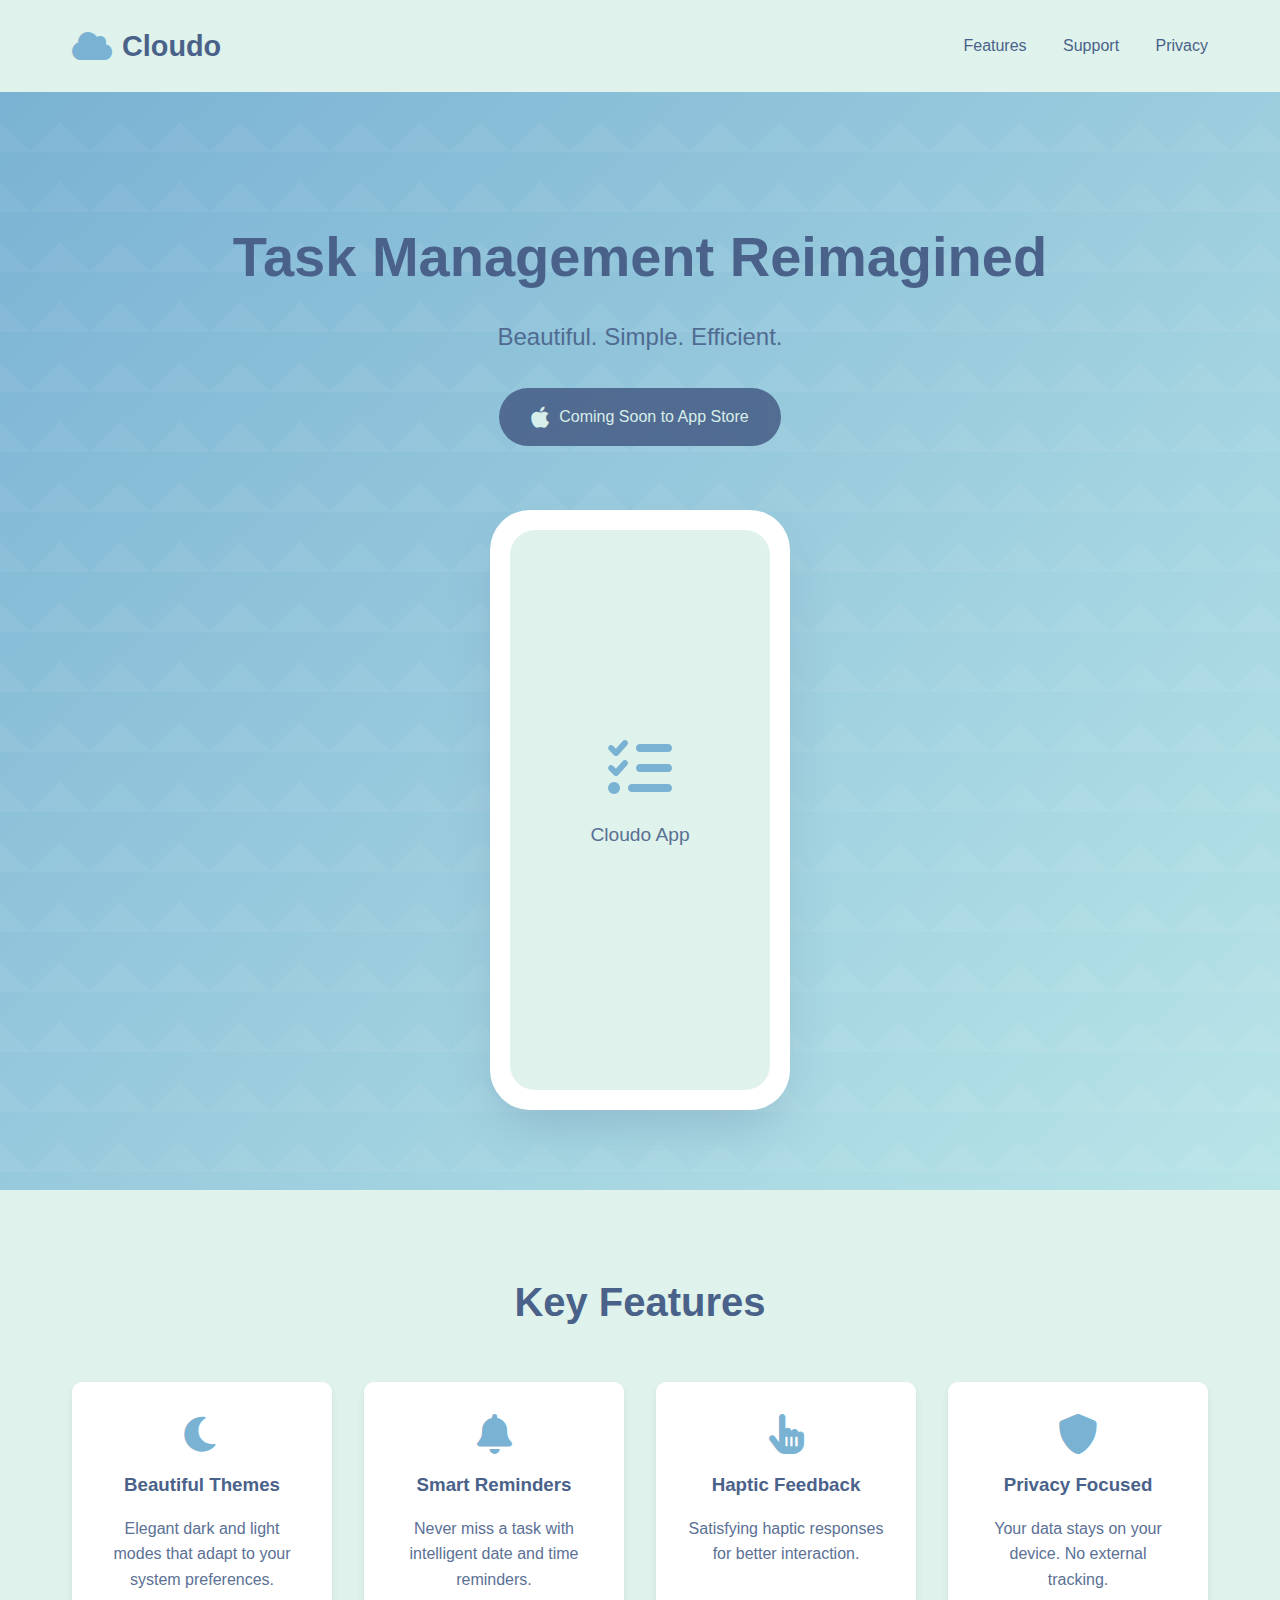
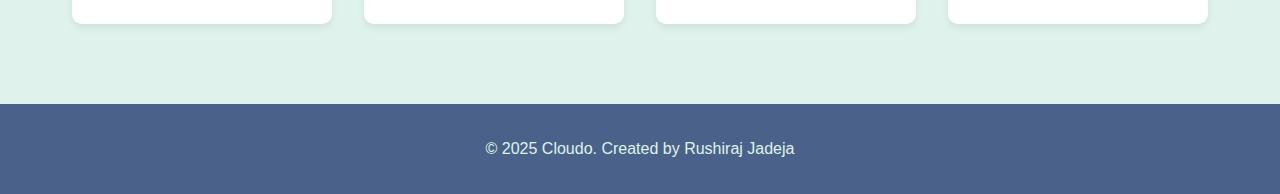
<file: index.html>
<!DOCTYPE html>
<html lang="en">
<head>
    <meta charset="UTF-8">
    <meta name="viewport" content="width=device-width, initial-scale=1.0">
    <title>Cloudo - Elegant Task Manager</title>
    <link rel="stylesheet" href="style.css">
    <link rel="stylesheet" href="https://cdnjs.cloudflare.com/ajax/libs/font-awesome/6.0.0/css/all.min.css">
</head>
<body>
    <nav>
        <div class="container">
            <div class="logo">
                <i class="fas fa-cloud"></i>
                <h1>Cloudo</h1>
            </div>
            <div class="nav-links">
                <a href="#features">Features</a>
                <a href="support.html">Support</a>
                <a href="privacy.html">Privacy</a>
            </div>
        </div>
    </nav>

    <header class="hero">
        <div class="container">
            <div class="hero-content">
                <h1>Task Management Reimagined</h1>
                <p>Beautiful. Simple. Efficient.</p>
                <div class="cta-buttons">
                    <a href="#" class="coming-soon cta-button">
                        <i class="fab fa-apple"></i>
                        Coming Soon to App Store
                    </a>
                </div>
            </div>
            <div class="hero-mockup">
                <div class="phone-frame">
                    <div class="phone-content">
                        <i class="fas fa-tasks"></i>
                        <p>Cloudo App</p>
                    </div>
                </div>
            </div>
        </div>
    </header>

    <section id="features" class="features">
        <div class="container">
            <h2>Key Features</h2>
            <div class="feature-grid">
                <div class="feature-card">
                    <i class="fas fa-moon"></i>
                    <h3>Beautiful Themes</h3>
                    <p>Elegant dark and light modes that adapt to your system preferences.</p>
                </div>
                <div class="feature-card">
                    <i class="fas fa-bell"></i>
                    <h3>Smart Reminders</h3>
                    <p>Never miss a task with intelligent date and time reminders.</p>
                </div>
                <div class="feature-card">
                    <i class="fas fa-hand-pointer"></i>
                    <h3>Haptic Feedback</h3>
                    <p>Satisfying haptic responses for better interaction.</p>
                </div>
                <div class="feature-card">
                    <i class="fas fa-shield-alt"></i>
                    <h3>Privacy Focused</h3>
                    <p>Your data stays on your device. No external tracking.</p>
                </div>
            </div>
        </div>
    </section>

    <footer>
        <div class="container">
            <p>&copy; 2025 Cloudo. Created by Rushiraj Jadeja</p>
        </div>
    </footer>
</body>
</html>
</file>
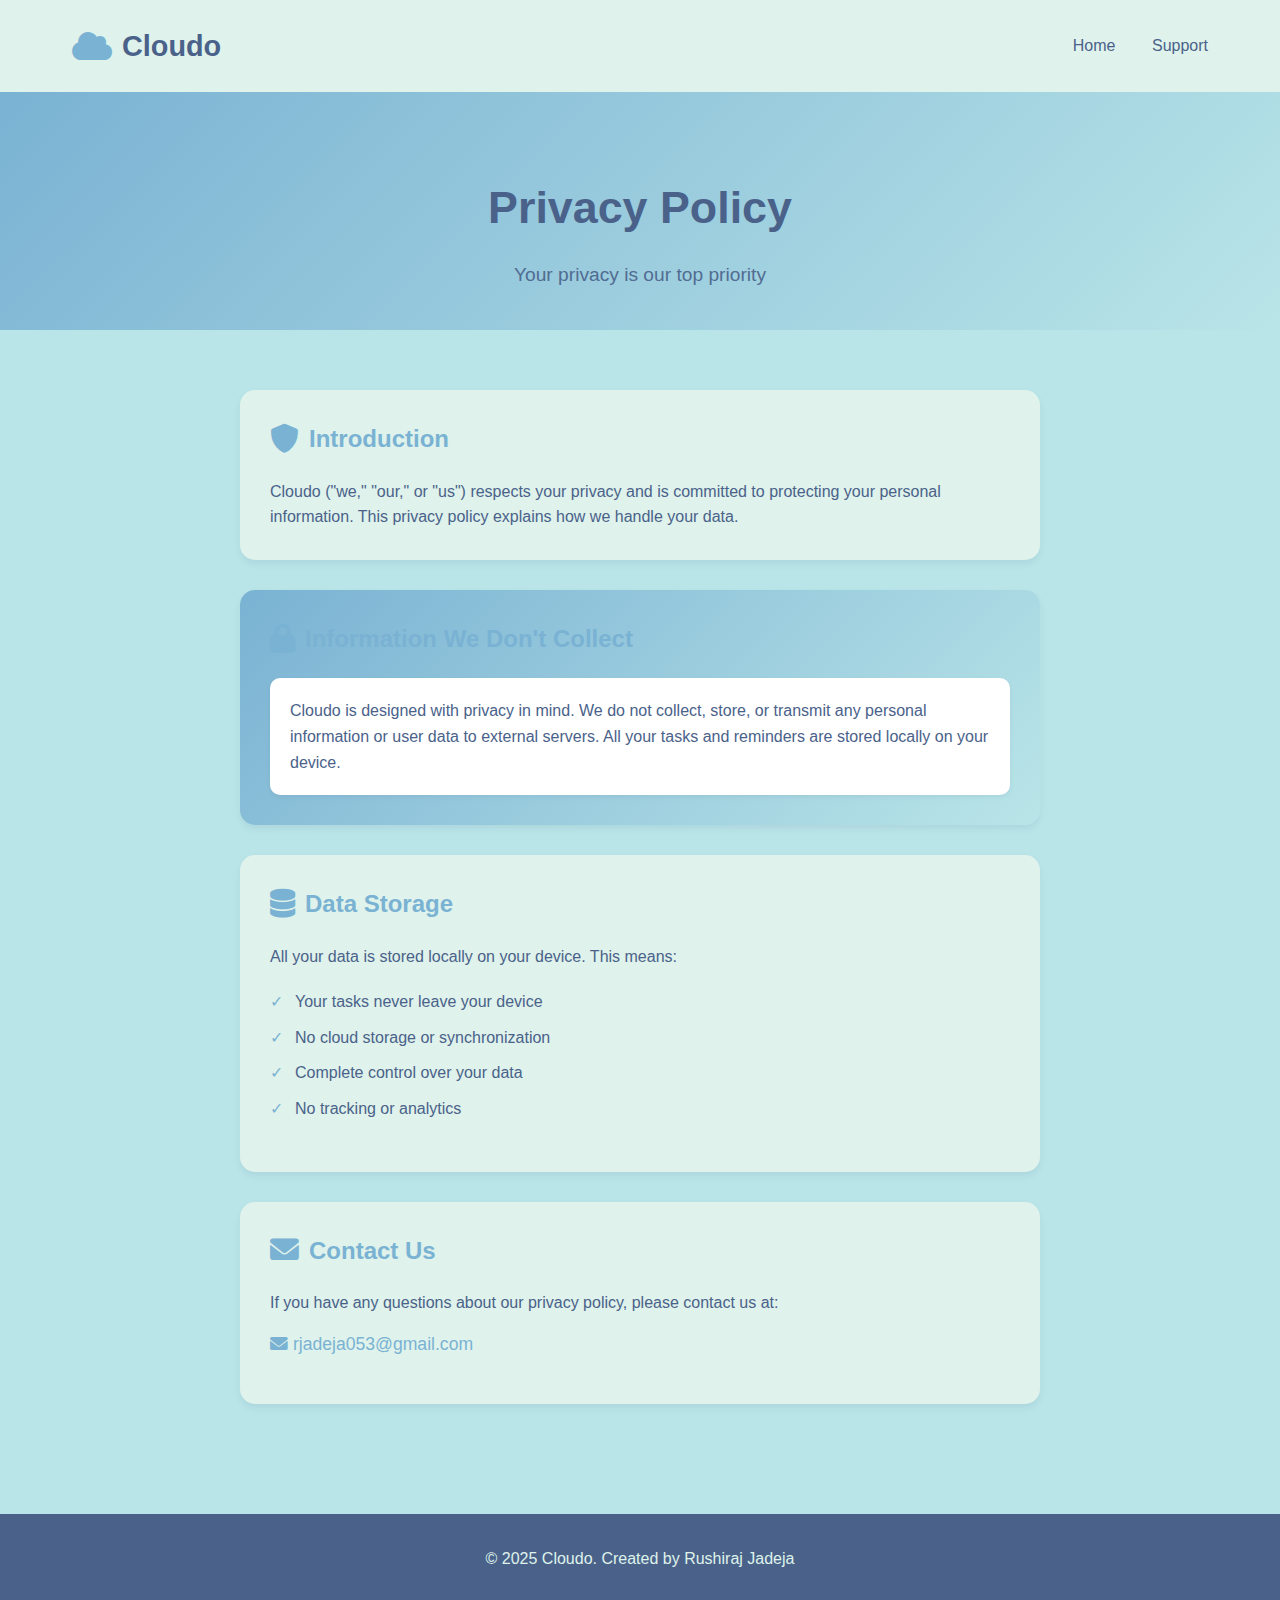
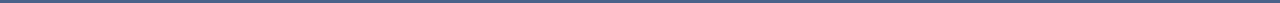
<file: privacy.html>
<!DOCTYPE html>
<html lang="en">
<head>
    <meta charset="UTF-8">
    <meta name="viewport" content="width=device-width, initial-scale=1.0">
    <title>Privacy Policy - Cloudo</title>
    <link rel="stylesheet" href="style.css">
    <link rel="stylesheet" href="https://cdnjs.cloudflare.com/ajax/libs/font-awesome/6.0.0/css/all.min.css">
    <link rel="icon" type="image/png" href="assets/images/favicon.png">
</head>
<body>
    <nav>
        <div class="container">
            <div class="logo">
                <i class="fas fa-cloud"></i>
                <h1>Cloudo</h1>
            </div>
            <div class="nav-links">
                <a href="index.html">Home</a>
                <a href="support.html">Support</a>
            </div>
        </div>
    </nav>

    <header class="page-header">
        <div class="container">
            <h1>Privacy Policy</h1>
            <p>Your privacy is our top priority</p>
        </div>
    </header>

    <div class="content-page container">
        <div class="privacy-content">
            <section class="privacy-section">
                <h2><i class="fas fa-shield-alt"></i> Introduction</h2>
                <p>Cloudo ("we," "our," or "us") respects your privacy and is committed to protecting your personal information. This privacy policy explains how we handle your data.</p>
            </section>

            <section class="privacy-section highlight-section">
                <h2><i class="fas fa-lock"></i> Information We Don't Collect</h2>
                <div class="privacy-card">
                    <p>Cloudo is designed with privacy in mind. We do not collect, store, or transmit any personal information or user data to external servers. All your tasks and reminders are stored locally on your device.</p>
                </div>
            </section>

            <section class="privacy-section">
                <h2><i class="fas fa-database"></i> Data Storage</h2>
                <p>All your data is stored locally on your device. This means:</p>
                <ul class="privacy-list">
                    <li>Your tasks never leave your device</li>
                    <li>No cloud storage or synchronization</li>
                    <li>Complete control over your data</li>
                    <li>No tracking or analytics</li>
                </ul>
            </section>

            <section class="privacy-section">
                <h2><i class="fas fa-envelope"></i> Contact Us</h2>
                <p>If you have any questions about our privacy policy, please contact us at:</p>
                <a href="mailto:rjadeja053@gmail.com" class="email-link">
                    <i class="fas fa-envelope"></i> rjadeja053@gmail.com
                </a>
            </section>
        </div>
    </div>

    <footer>
        <div class="container">
            <p>&copy; 2025 Cloudo. Created by Rushiraj Jadeja</p>
        </div>
    </footer>
</body>
</html>
</file>
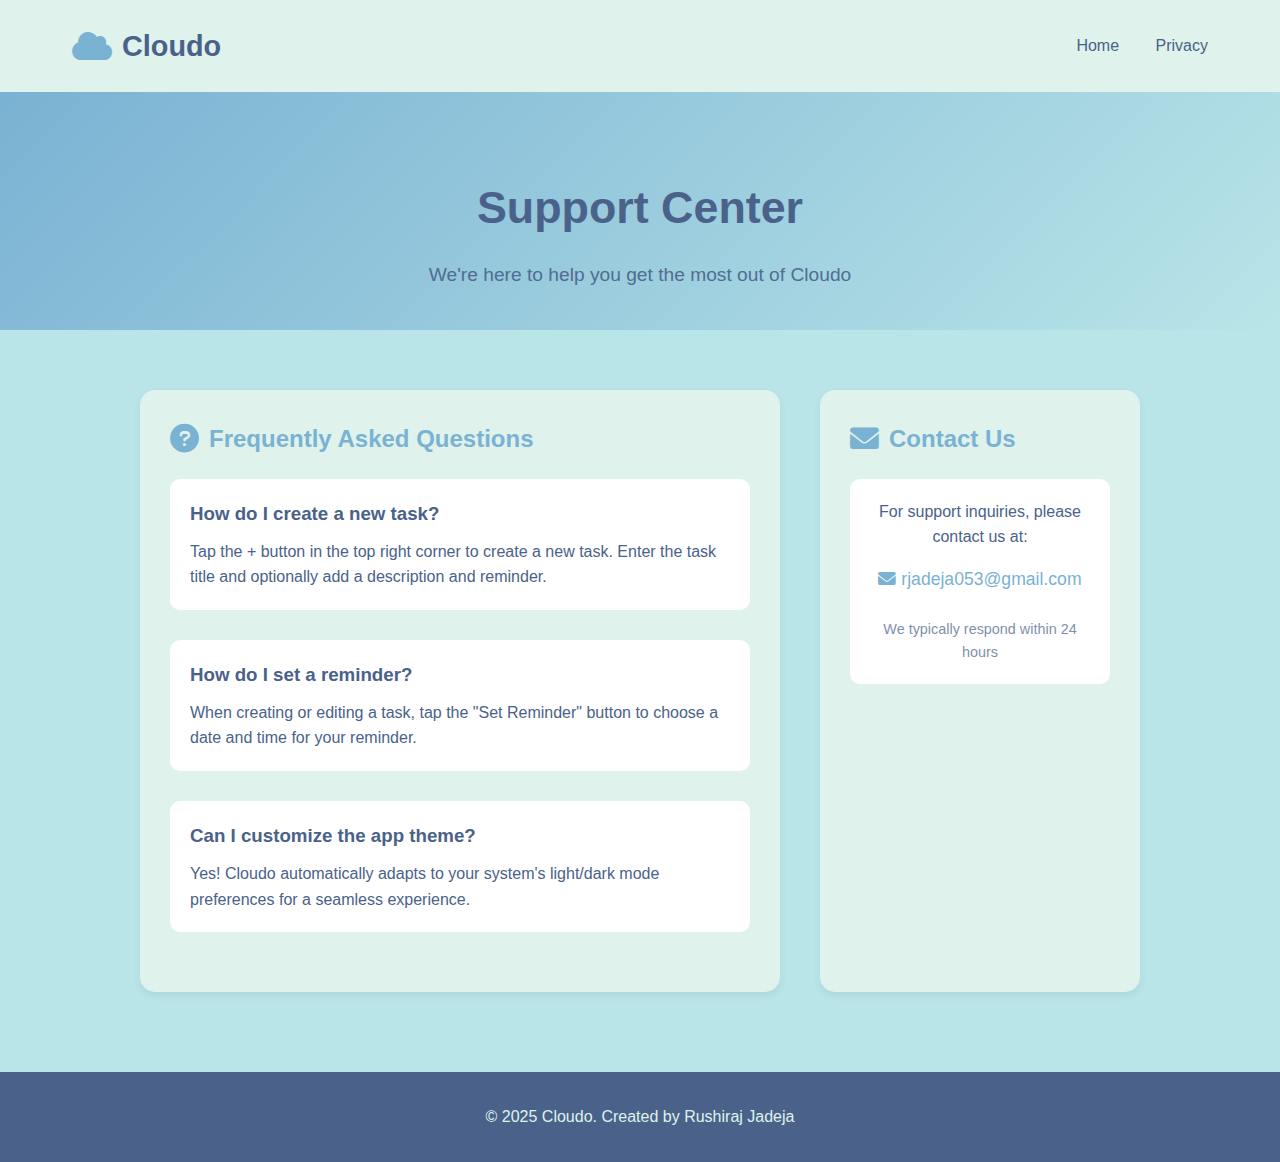
<file: support.html>
<!DOCTYPE html>
<html lang="en">
<head>
    <meta charset="UTF-8">
    <meta name="viewport" content="width=device-width, initial-scale=1.0">
    <title>Support - Cloudo</title>
    <link rel="stylesheet" href="style.css">
    <link rel="stylesheet" href="https://cdnjs.cloudflare.com/ajax/libs/font-awesome/6.0.0/css/all.min.css">
    <link rel="icon" type="image/png" href="assets/images/favicon.png">
</head>
<body>
    <nav>
        <div class="container">
            <div class="logo">
                <i class="fas fa-cloud"></i>
                <h1>Cloudo</h1>
            </div>
            <div class="nav-links">
                <a href="index.html">Home</a>
                <a href="privacy.html">Privacy</a>
            </div>
        </div>
    </nav>

    <header class="page-header">
        <div class="container">
            <h1>Support Center</h1>
            <p>We're here to help you get the most out of Cloudo</p>
        </div>
    </header>

    <div class="content-page container">
        <div class="support-grid">
            <section class="faq-section">
                <h2><i class="fas fa-question-circle"></i> Frequently Asked Questions</h2>
                
                <div class="faq-item">
                    <h3>How do I create a new task?</h3>
                    <p>Tap the + button in the top right corner to create a new task. Enter the task title and optionally add a description and reminder.</p>
                </div>

                <div class="faq-item">
                    <h3>How do I set a reminder?</h3>
                    <p>When creating or editing a task, tap the "Set Reminder" button to choose a date and time for your reminder.</p>
                </div>

                <div class="faq-item">
                    <h3>Can I customize the app theme?</h3>
                    <p>Yes! Cloudo automatically adapts to your system's light/dark mode preferences for a seamless experience.</p>
                </div>
            </section>

            <section class="contact-section">
                <h2><i class="fas fa-envelope"></i> Contact Us</h2>
                <div class="contact-card">
                    <p>For support inquiries, please contact us at:</p>
                    <a href="mailto:rjadeja053@gmail.com" class="email-link">
                        <i class="fas fa-envelope"></i> rjadeja053@gmail.com
                    </a>
                    <p class="response-time">We typically respond within 24 hours</p>
                </div>
            </section>
        </div>
    </div>

    <footer>
        <div class="container">
            <p>&copy; 2025 Cloudo. Created by Rushiraj Jadeja</p>
        </div>
    </footer>
</body>
</html>
</file>
<file: style.css>
:root {
    --primary-color: #7AB2D3;
    --secondary-color: #DFF2EB;
    --accent-color: #4A628A;
    --background-color: #B9E5E8;
    --text-primary: #4A628A;
    --text-secondary: #4A628A;
    --dark-bg: #4A628A;
    --light-bg: #DFF2EB;
}

* {
    margin: 0;
    padding: 0;
    box-sizing: border-box;
}

body {
    font-family: -apple-system, BlinkMacSystemFont, 'Segoe UI', Roboto, Oxygen, Ubuntu, Cantarell, 'Open Sans', 'Helvetica Neue', sans-serif;
    line-height: 1.6;
    color: var(--text-primary);
    background-color: var(--background-color);
}

.container {
    max-width: 1200px;
    margin: 0 auto;
    padding: 0 2rem;
}

.logo {
    display: flex;
    align-items: center;
    gap: 10px;
}

.logo h1 {
    margin: 0;
    font-size: 1.8rem;
    color: var(--accent-color);
}

.logo i {
    font-size: 2rem;
    color: var(--primary-color);
}

.logo-link {
    display: flex;
    align-items: center;
    gap: 10px;
    text-decoration: none;
    color: inherit;
}

.logo-link:hover {
    opacity: 0.9;
}

nav {
    background: var(--secondary-color);
    padding: 1rem 0;
    box-shadow: 0 2px 4px rgba(74, 98, 138, 0.1);
}

nav .container {
    display: flex;
    justify-content: space-between;
    align-items: center;
    height: 60px;
}

.nav-links a {
    margin-left: 2rem;
    text-decoration: none;
    color: var(--accent-color);
    font-weight: 500;
    transition: color 0.2s ease;
}

.nav-links a:hover {
    color: var(--primary-color);
}

.hero {
    padding: 120px 0 80px;
    background: linear-gradient(135deg, var(--primary-color), var(--background-color));
    color: var(--accent-color);
    text-align: center;
    position: relative;
    overflow: hidden;
}

.hero::before {
    content: '';
    position: absolute;
    top: 0;
    left: 0;
    right: 0;
    bottom: 0;
    background: linear-gradient(45deg, rgba(255,255,255,0.1) 25%, transparent 25%),
                linear-gradient(-45deg, rgba(255,255,255,0.1) 25%, transparent 25%);
    background-size: 60px 60px;
    opacity: 0.5;
}

.hero .container {
    position: relative;
    z-index: 1;
}

.hero h1 {
    font-size: 3.5rem;
    margin-bottom: 1rem;
    color: var(--accent-color);
}

.hero p {
    font-size: 1.5rem;
    margin-bottom: 2rem;
    color: var(--accent-color);
    opacity: 0.9;
}

.cta-buttons {
    margin-top: 2rem;
}

.cta-button {
    display: inline-flex;
    align-items: center;
    gap: 10px;
    padding: 1rem 2rem;
    background-color: var(--accent-color);
    color: var(--secondary-color);
    text-decoration: none;
    border-radius: 30px;
    font-weight: 500;
    transition: all 0.3s ease;
}

.cta-button i {
    font-size: 1.5rem;
}

.cta-button:hover {
    transform: translateY(-2px);
    box-shadow: 0 4px 12px rgba(74, 98, 138, 0.2);
}

.hero-mockup {
    margin-top: 4rem;
}

.phone-frame {
    width: 300px;
    height: 600px;
    margin: 0 auto;
    background: white;
    border-radius: 40px;
    padding: 20px;
    box-shadow: 0 25px 50px -12px rgba(74, 98, 138, 0.25);
    position: relative;
    overflow: hidden;
}

.phone-content {
    height: 100%;
    background: var(--secondary-color);
    border-radius: 25px;
    display: flex;
    flex-direction: column;
    align-items: center;
    justify-content: center;
    gap: 20px;
}

.phone-content i {
    font-size: 4rem;
    color: var(--primary-color);
}

.phone-content p {
    font-size: 1.2rem;
    color: var(--accent-color);
    font-weight: 500;
}

.features {
    padding: 80px 0;
    background-color: var(--secondary-color);
}

.features h2 {
    text-align: center;
    color: var(--accent-color);
    margin-bottom: 3rem;
    font-size: 2.5rem;
}

.feature-grid {
    display: grid;
    grid-template-columns: repeat(auto-fit, minmax(250px, 1fr));
    gap: 2rem;
    margin-top: 3rem;
}

.feature-card {
    text-align: center;
    padding: 2rem;
    border-radius: 10px;
    background-color: white;
    box-shadow: 0 4px 6px rgba(74, 98, 138, 0.1);
    transition: transform 0.3s ease;
}

.feature-card:hover {
    transform: translateY(-5px);
}

.feature-card i {
    font-size: 2.5rem;
    color: var(--primary-color);
    margin-bottom: 1rem;
}

.feature-card h3 {
    color: var(--accent-color);
    margin-bottom: 1rem;
}

.feature-card p {
    color: var(--text-secondary);
    opacity: 0.9;
}

footer {
    background-color: var(--accent-color);
    color: var(--secondary-color);
    padding: 2rem 0;
    text-align: center;
}

/* Support and Privacy Pages */
.page-header {
    background: linear-gradient(135deg, var(--primary-color), var(--background-color));
    color: var(--accent-color);
    padding: 80px 0 40px;
    text-align: center;
    margin-bottom: 60px;
}

.page-header h1 {
    font-size: 2.8rem;
    margin-bottom: 1rem;
}

.page-header p {
    font-size: 1.2rem;
    opacity: 0.9;
}

.content-page {
    padding: 0 0 80px;
}

/* Support Page Styles */
.support-grid {
    display: grid;
    grid-template-columns: 2fr 1fr;
    gap: 40px;
    max-width: 1000px;
    margin: 0 auto;
}

.faq-section, .contact-section {
    background: var(--secondary-color);
    padding: 30px;
    border-radius: 15px;
    box-shadow: 0 4px 6px rgba(74, 98, 138, 0.1);
}

.faq-item {
    margin-bottom: 30px;
    padding: 20px;
    background: white;
    border-radius: 10px;
    transition: transform 0.2s ease;
}

.faq-item:hover {
    transform: translateY(-2px);
}

.faq-item h3 {
    color: var(--accent-color);
    margin-bottom: 10px;
}

.contact-card {
    background: white;
    padding: 20px;
    border-radius: 10px;
    text-align: center;
}

.email-link {
    display: inline-block;
    color: var(--primary-color);
    text-decoration: none;
    margin: 15px 0;
    font-size: 1.1rem;
    transition: color 0.2s ease;
}

.email-link:hover {
    color: var(--accent-color);
}

.response-time {
    font-size: 0.9rem;
    color: var(--text-secondary);
    opacity: 0.7;
    margin-top: 10px;
}

/* Privacy Page Styles */
.privacy-content {
    max-width: 800px;
    margin: 0 auto;
}

.privacy-section {
    background: var(--secondary-color);
    padding: 30px;
    border-radius: 15px;
    margin-bottom: 30px;
    box-shadow: 0 4px 6px rgba(74, 98, 138, 0.1);
}

.highlight-section {
    background: linear-gradient(135deg, var(--primary-color), var(--background-color));
    border: none;
}

.privacy-card {
    background: white;
    padding: 20px;
    border-radius: 10px;
    margin-top: 15px;
    box-shadow: 0 2px 4px rgba(74, 98, 138, 0.1);
}

.privacy-list {
    list-style: none;
    margin: 20px 0;
}

.privacy-list li {
    margin: 10px 0;
    padding-left: 25px;
    position: relative;
}

.privacy-list li:before {
    content: '✓';
    color: var(--primary-color);
    position: absolute;
    left: 0;
}

/* Shared Styles */
.content-page h2 {
    color: var(--primary-color);
    margin-bottom: 20px;
    display: flex;
    align-items: center;
    gap: 10px;
}

.content-page h2 i {
    font-size: 1.2em;
}

/* Responsive Design */
@media (max-width: 768px) {
    .container {
        padding: 0 1rem;
    }

    .nav-links a {
        margin-left: 1rem;
        font-size: 0.9rem;
    }

    .hero h1 {
        font-size: 2.5rem;
    }
    
    .hero p {
        font-size: 1.2rem;
    }

    .feature-grid {
        gap: 1rem;
    }

    .feature-card {
        padding: 1.5rem;
    }
    
    .support-grid {
        grid-template-columns: 1fr;
        gap: 20px;
    }

    .page-header {
        padding: 60px 0 30px;
    }

    .page-header h1 {
        font-size: 2.2rem;
    }

    .privacy-section, .faq-section, .contact-section {
        padding: 20px;
    }

    .phone-frame {
        width: 250px;
        height: 500px;
    }

    .cta-button {
        padding: 0.8rem 1.5rem;
        font-size: 0.9rem;
    }
}

@media (max-width: 480px) {
    .hero h1 {
        font-size: 2rem;
    }

    .hero p {
        font-size: 1rem;
    }

    .feature-card {
        padding: 1rem;
    }

    .feature-card i {
        font-size: 2rem;
    }

    .feature-card h3 {
        font-size: 1.2rem;
    }

    .feature-card p {
        font-size: 0.9rem;
    }

    .phone-frame {
        width: 200px;
        height: 400px;
    }

    .logo h1 {
        font-size: 1.5rem;
    }

    .logo i {
        font-size: 1.5rem;
    }
}

.coming-soon {
    opacity: 0.9;
    cursor: not-allowed;
    position: relative;
}

.coming-soon::after {
    content: 'Coming Soon';
    position: absolute;
    top: -25px;
    left: 50%;
    transform: translateX(-50%);
    background: var(--accent-color);
    color: var(--secondary-color);
    padding: 4px 12px;
    border-radius: 15px;
    font-size: 0.8rem;
    opacity: 0;
    transition: opacity 0.3s ease;
}

.coming-soon:hover::after {
    opacity: 1;
}

.app-store-badge img {
    display: none;
}
</file>
